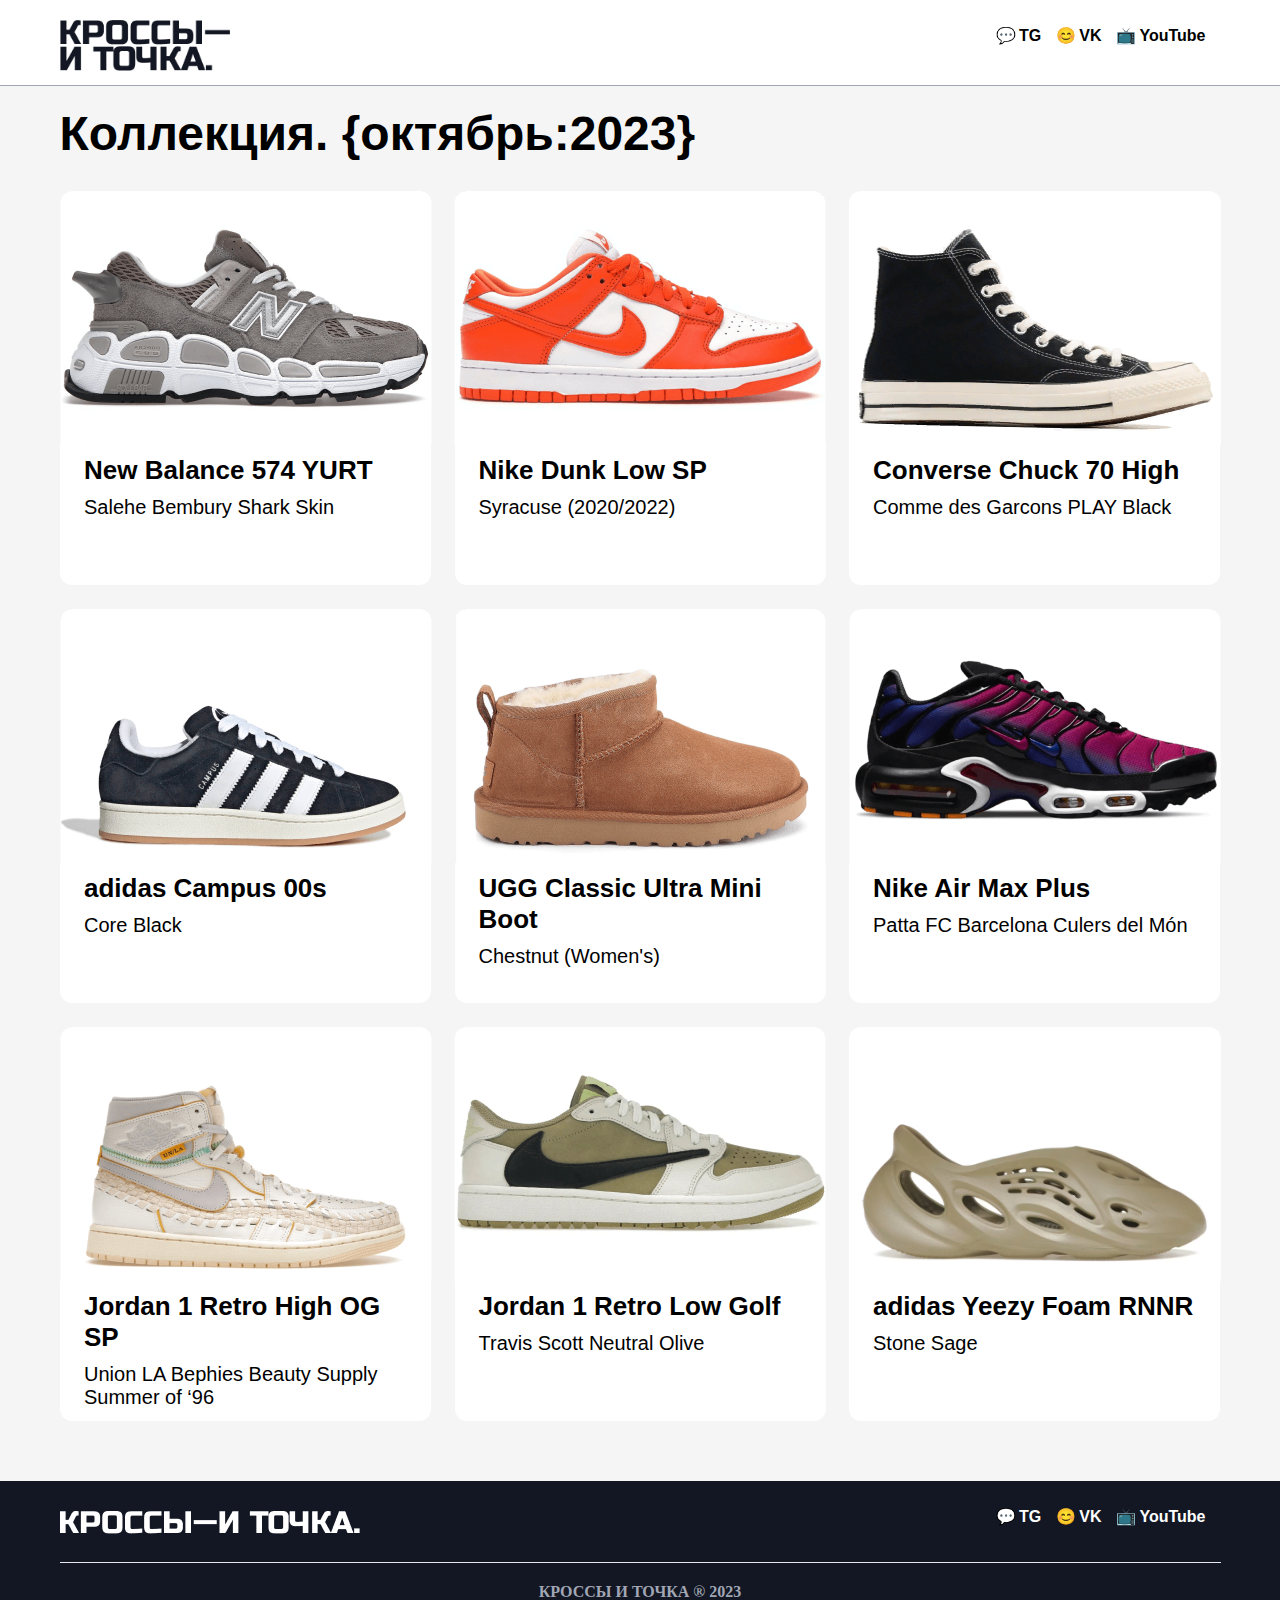
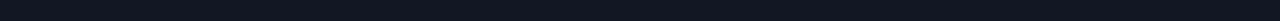
<file: index.html>
<!DOCTYPE html>
<html lang="en">
    <head>
        <link href="https://fonts.cdnfonts.com/css/anonymous-pro" rel="stylesheet">
        <link rel="shortcut icon" type="image/png" href="images/Logotip.jpg">
        <meta charset="UTF-8">
        <meta name="viewport" content="width=device-width, initial-scale=1.0">
        <title>Кроссы - и Точка.</title>
        <link rel="stylesheet" href="style.css">
    </head>
    <body>
        <header>
            <div class="top">
                <div class="top_content">
                    <div class="container_logo_top">
                        <a href="#">
                            <img class="logo_top" src="images/logo.black.png" alt="" width="170"/>
                        </a>    
                    </div>
                    <nav>
                        <ul>
                            <li class="container_link">
                                <a target="_blank" href="https://telegram.space/"><span>💬</span>TG</a>
                             </li>
                            <li class="container_link">
                                <a target="_blank" href="https://vk.com/"><span>😊</span>VK</a>
                             </li>
                            <li class="container_link">
                                <a target="_blank" href="https://www.youtube.com/"><span>📺</span>YouTube</a>
                             </li>
                        </ul>
                    </nav>
                </div>
            </div>
        </header>
        <main>
            <div class="midle">
                <div class="midle_container">
                    <div class="title_container">
                        <h1>Коллекция. {октябрь:2023}</h1>
                    </div>
                    <div class="container_sneakers">
                        <a href="The New Balance C-ms574.html">
                            <div class="container"> <!-- кроссовок 1 -->
                                <img id="img_sneaker" src="images/cross.1.png" alt=""/>
                                <div class="container_text">
                                    <div class="text">
                                        <h2>New Balance 574 YURT</h2>
                                        <h3>Salehe Bembury Shark Skin</h3>
                                    </div>
                                </div>
                            </div>
                        </a>
                        <a href="Nike Dunk Low SP.html">
                            <div class="container"> <!-- кроссовок 2 -->
                                <img id="img_sneaker" src="images/cross.2.png" alt="">
                                <div class="container_text">
                                    <div class="text">
                                        <h2>Nike Dunk Low SP</h2>
                                        <h3>Syracuse (2020/2022)</h3>
                                    </div>
                                </div>
                            </div>
                        </a>
                        <a href="Converse Chuck 70 High.html">
                            <div class="container"> <!-- кроссовок 3 -->
                                <img id="img_sneaker" src="images/cross.3.png" alt="">
                                <div class="container_text">
                                    <div class="text">
                                        <h2>Converse Chuck 70 High</h2>
                                        <h3>Comme des Garcons PLAY Black</h3>
                                    </div>
                                </div>
                            </div>
                         </a>
                    </div>
                    <div class="container_sneakers">
                        <div class="container"> <!-- кроссовок 4 -->
                            <img id="img_sneaker" src="images/cross.4.png" alt="">
                            <div class="container_text">
                                <div class="text">
                                    <h2>adidas Campus 00s</h2>
                                    <h3>Core Black</h3>
                                </div>
                            </div>
                        </div>
                        <div class="container"> <!-- кроссовок 5 -->
                            <img id="img_sneaker" src="images/cross.5.png" alt="">
                            <div class="container_text">
                                <div class="text">
                                    <h2>UGG Classic Ultra Mini Boot</h2>
                                    <h3>Chestnut (Women's)</h3>
                                </div>
                            </div>
                        </div>
                        <div class="container"> <!-- кроссовок 6 -->
                            <img id="img_sneaker" src="images/cross.6.png" alt="">
                            <div class="container_text">
                                <div class="text">
                                    <h2>Nike Air Max Plus</h2>
                                    <h3>Patta FC Barcelona Culers del Món</h3>
                                </div>
                            </div>
                        </div>
                    </div>
                    <div class="container_sneakers">
                        <div class="container"> <!-- кроссовок 7 -->
                            <img id="img_sneaker" src="images/cross.7.png" alt="">
                            <div class="container_text">
                                <div class="text">
                                    <h2>Jordan 1 Retro High OG SP</h2>
                                    <h3>Union LA Bephies Beauty Supply Summer of ‘96</h3>
                                </div>
                            </div>
                        </div>
                        <div class="container"> <!-- кроссовок 8 -->
                            <img id="img_sneaker" src="images/cross.8.png" alt="">
                            <div class="container_text">
                                <div class="text">
                                    <h2>Jordan 1 Retro Low Golf</h2>
                                    <h3>Travis Scott Neutral Olive</h3>
                                </div>
                            </div>
                        </div>
                        <div class="container"> <!-- кроссовок 9 -->
                            <img id="img_sneaker" src="images/cross.9.png" alt="">
                            <div class="container_text">
                                <div class="text">
                                    <h2>adidas Yeezy Foam RNNR</h2>
                                    <h3>Stone Sage</h3>
                                </div>
                            </div>
                        </div>
                    </div>
                </div>
            </div>
        </main>
        <footer>
            <div class="bottom">
                <div class="content_bottom">
                    <div class="container_bottom">
                        <div class="container_logo_bottom">
                            <a href="#">
                                <img class="logo_bottom" src="images/logo.white.png" alt=""/>
                            </a>
                        </div>
                        <nav>
                            <ul>
                                <li class="container_link_bottom">
                                    <a target="_blank" class="link_bottom" href="https://telegram.space/"><span>💬</span>TG</a>
                                </li>
                                <li class="container_link_bottom">
                                    <a target="_blank" class="link_bottom" href="https://vk.com/"><span>😊</span>VK</a>
                                </li>
                                <li class="container_link_bottom">
                                    <a target="_blank" class="link_bottom" href="https://www.youtube.com/"><span>📺</span>YouTube</a>
                                </li>
                            </ul>
                        </nav>
                    </div>
                    <div class="container_name_bottom">
                        <h4>КРОССЫ И ТОЧКА ® 2023</h4>
                    </div>
                </div>
            </div>
        </footer>
    </body>
</html>
</file>
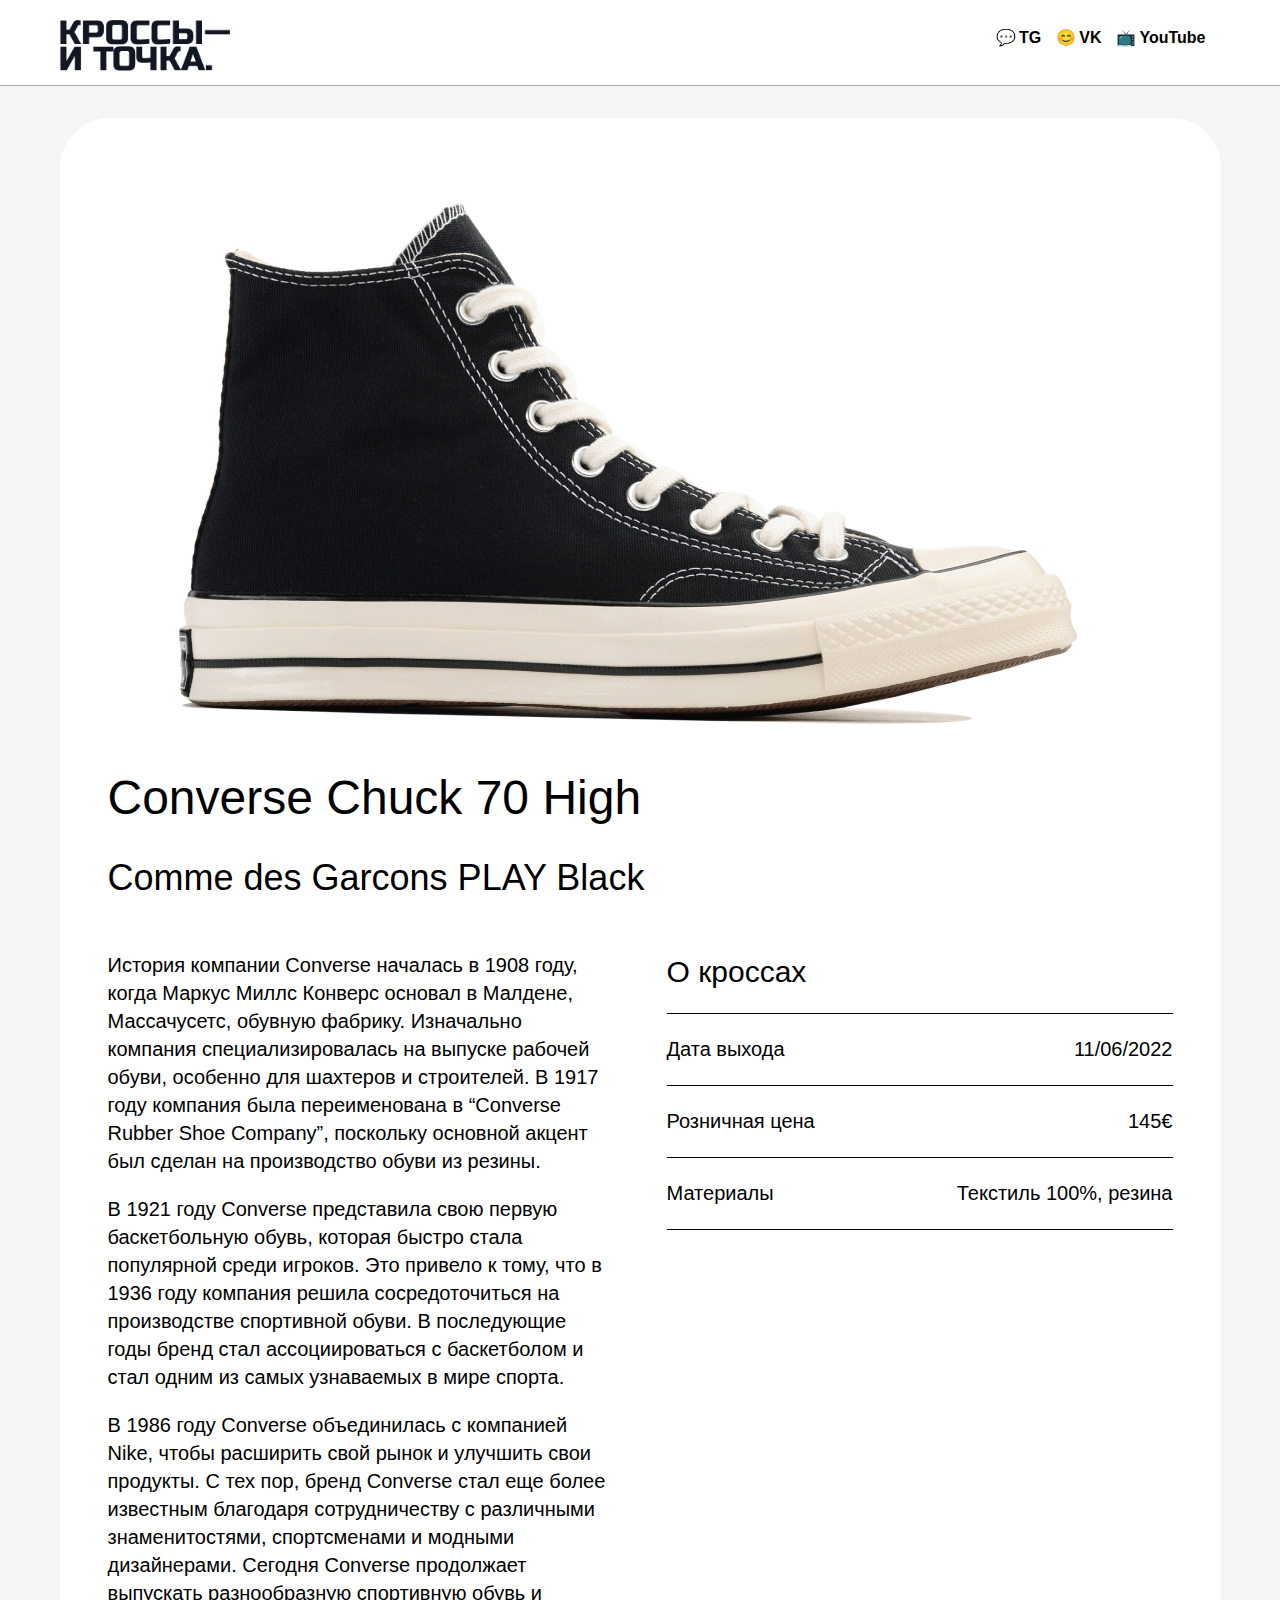
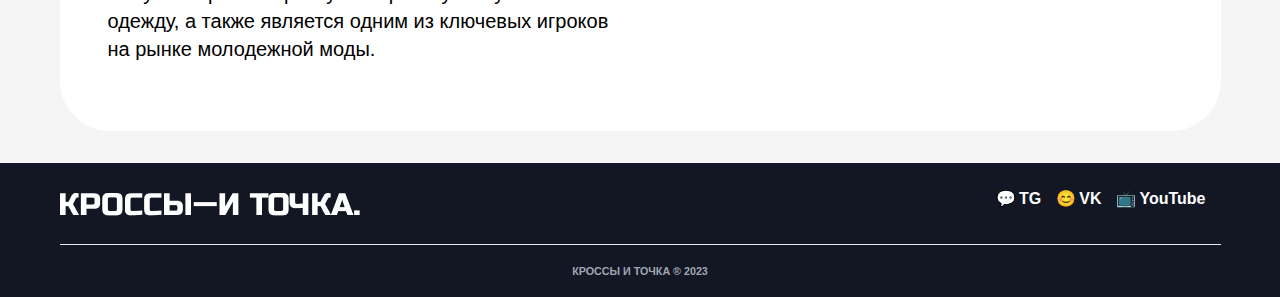
<file: Converse Chuck 70 High.html>
<!DOCTYPE html>
<html lang="en">
    <head>
        <link href="https://fonts.cdnfonts.com/css/anonymous-pro" rel="stylesheet">
        <meta charset="UTF-8">
        <meta name="viewport" content="width=device-width, initial-scale=1.0">
        <title>Document</title>
        <link rel="stylesheet" href="cross.css">
    </head>
    <body>
        <header>
            <div class="top">
                <div class="top_content">
                    <div class="container_logo_top">
                        <a href="index.html">
                            <img src="images/logo.black.png" alt="" width="170"/>
                        </a>    
                    </div>
                    <nav>
                        <ul>
                            <li class="container_link">
                                <a target="_blank" href="https://telegram.space/"><span>💬</span>TG</a>
                            </li>
                            <li class="container_link">
                                <a target="_blank" href="https://vk.com/"><span>😊</span>VK</a>
                            </li>
                            <li class="container_link">
                                <a target="_blank" href="https://www.youtube.com/"><span>📺</span>YouTube</a>
                            </li>
                        </ul>
                    </nav>
                </div>
            </div>
        </header>
        <main>
            <div class="midle">
                <div class="midle_content">
                    <div class="content">
                        <div class="container_img">
                            <img class="crossBig" src="images/crossBig.3.png" alt="">
                        </div>
                        <div class="name_sneaker">
                            <div>
                                <h1>Converse Chuck 70 High</h1>
                                <h2>Comme des Garcons PLAY Black</h2>
                            </div>
                            <div class="container_text">
                                <div class="sneaker_text">
                                    <h3>
                                        <p>
                                            История компании Converse началась в 1908 году, когда Маркус Миллс Конверс основал в Малдене,
                                            Массачусетс, обувную фабрику. Изначально компания специализировалась на выпуске рабочей обуви,
                                            особенно для шахтеров и строителей. В 1917 году компания была переименована в “Converse Rubber Shoe Company”,
                                            поскольку основной акцент был сделан на производство обуви из резины.
                                        </p>
                                        <p>
                                            В 1921 году Converse представила свою первую баскетбольную обувь, которая быстро стала популярной
                                            среди игроков. Это привело к тому, что в 1936 году компания решила сосредоточиться на производстве
                                            спортивной обуви. В последующие годы бренд стал ассоциироваться с баскетболом и стал одним из самых
                                            узнаваемых в мире спорта.
                                        </p>
                                        <p>
                                            В 1986 году Converse объединилась с компанией Nike, чтобы расширить свой рынок и улучшить свои продукты.
                                            С тех пор, бренд Converse стал еще более известным благодаря сотрудничеству с различными знаменитостями,
                                            спортсменами и модными дизайнерами. Сегодня Converse продолжает выпускать разнообразную спортивную обувь
                                            и одежду, а также является одним из ключевых игроков на рынке молодежной моды.
                                        </p>
                                    </h3>
                                </div>
                                <div class="sneaker_parameters">
                                    <div class="container_parameters">
                                        <h4>О кроссах</h4>
                                    </div>
                                    <div class="container_parameters">
                                        <div>
                                            <h5>Дата выхода</h5>
                                        </div>
                                        <div>
                                            <h5>11/06/2022</h5>
                                        </div>
                                    </div>
                                    <div class="container_parameters">
                                        <div>
                                            <h5>Розничная цена</h5>
                                        </div>
                                        <div>
                                            <h5>145€</h5>
                                        </div>
                                    </div>
                                    <div class="container_parameters">
                                        <div>
                                            <h5>Материалы</h5>
                                        </div>
                                        <div>
                                            <h5>Текстиль 100%, резина</h5>
                                        </div>
                                    </div>
                                </div>
                            </div>
                        </div>
                    </div>
                </div>
            </div>
        </main>
        <footer>
            <div class="bottom">
                <div class="content_bottom">
                    <div class="container_bottom">
                        <div class="container_logo_bottom">
                            <a href="#">
                                <img src="images/logo.white.png" alt=""/>
                            </a>
                        </div>
                        <nav>
                            <ul>
                                <li class="container_link_bottom">
                                    <a target="_blank" class="link_bottom" href="https://telegram.space/"><span>💬</span>TG</a>
                                </li>
                                <li class="container_link_bottom">
                                    <a target="_blank" class="link_bottom" href="https://vk.com/"><span>😊</span>VK</a>
                                </li>
                                <li class="container_link_bottom">
                                    <a target="_blank" class="link_bottom" href="https://www.youtube.com/"><span>📺</span>YouTube</a>
                                </li>
                            </ul>
                        </nav>
                    </div>
                    <div class="container_name_bottom">
                        <h6>КРОССЫ И ТОЧКА ® 2023</h6>
                    </div>
                </div>
            </div>
        </footer>
    </body>
</html>
</file>
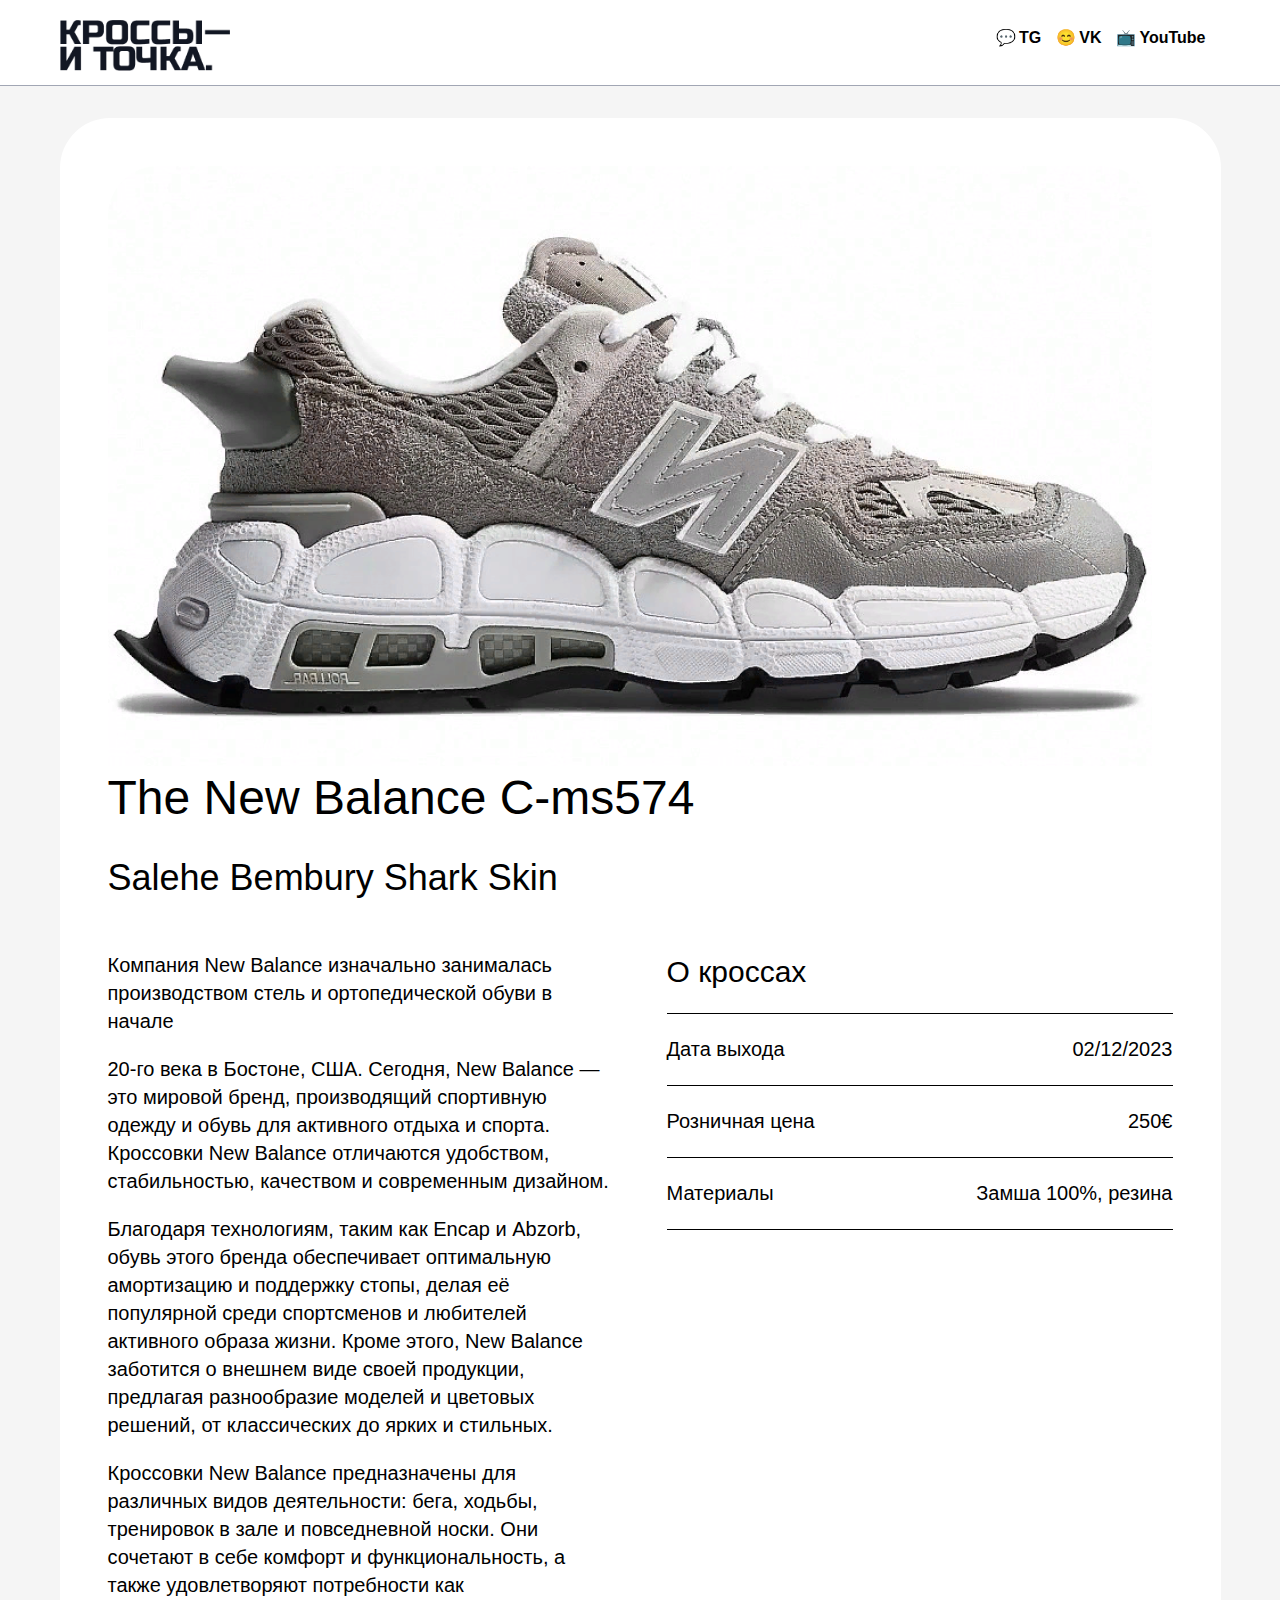
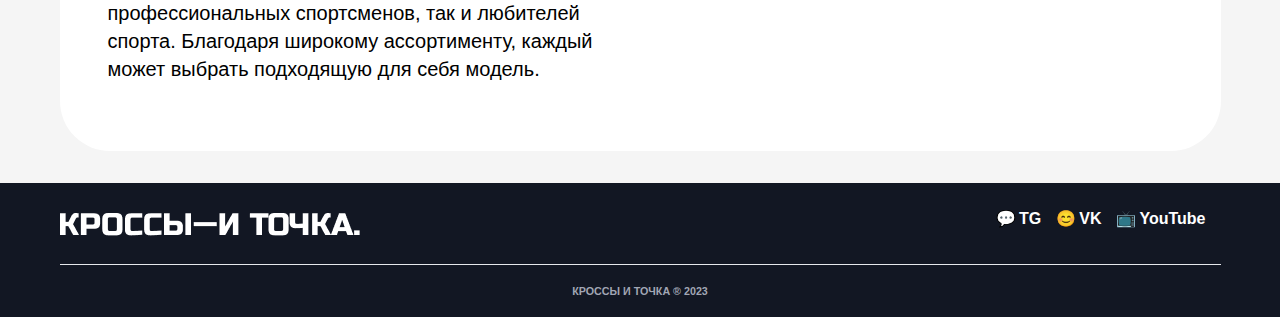
<file: cross1.html>
<!DOCTYPE html>
<html lang="en">
    <head>
        <link href="https://fonts.cdnfonts.com/css/anonymous-pro" rel="stylesheet">
        <meta charset="UTF-8">
        <meta name="viewport" content="width=device-width, initial-scale=1.0">
        <title>Document</title>
        <link rel="stylesheet" href="cross.css">
    </head>
    <body>
        <header>
            <div class="top">
                <div class="top_content">
                    <div class="container_logo_top">
                        <a href="index.html">
                            <img src="images/logo.black.png" alt="" width="170"/>
                        </a>    
                    </div>
                    <nav>
                        <ul>
                            <li class="container_link">
                                <a target="_blank" href="https://telegram.space/"><span>💬</span>TG</a>
                            </li>
                            <li class="container_link">
                                <a target="_blank" href="https://vk.com/"><span>😊</span>VK</a>
                            </li>
                            <li class="container_link">
                                <a target="_blank" href="https://www.youtube.com/"><span>📺</span>YouTube</a>
                            </li>
                        </ul>
                    </nav>
                </div>
            </div>
        </header>
        <main>
            <div class="midle">
                <div class="midle_content">
                    <div class="content">
                        <div class="container_img">
                            <img class="crossBig" src="images/crossBig.1.png" alt="">
                        </div>
                        <div class="name_sneaker">
                            <div>
                                <h1>The New Balance C-ms574</h1>
                                <h2>Salehe Bembury Shark Skin</h2>
                            </div>
                            <div class="container_text">
                                <div class="sneaker_text">
                                    <h3>
                                        <p>
                                            Компания New Balance изначально занималась производством стель и ортопедической обуви в начале
                                        </p>
                                        <p>
                                            20-го века в Бостоне, США. Сегодня, New Balance — это мировой бренд, производящий спортивную одежду
                                            и обувь для активного отдыха и спорта. Кроссовки New Balance отличаются удобством, стабильностью,
                                            качеством и современным дизайном.
                                        </p>
                                        <p>
                                            Благодаря технологиям, таким как Encap и Abzorb, обувь этого бренда обеспечивает оптимальную амортизацию
                                            и поддержку стопы, делая её популярной среди спортсменов и любителей активного образа жизни. Кроме этого,
                                            New Balance заботится о внешнем виде своей продукции, предлагая разнообразие моделей и цветовых решений,
                                            от классических до ярких и стильных.
                                        </p>
                                        <p>
                                            Кроссовки New Balance предназначены для различных видов деятельности: бега, ходьбы, тренировок в зале
                                            и повседневной носки. Они сочетают в себе комфорт и функциональность, а также удовлетворяют потребности
                                            как профессиональных спортсменов, так и любителей спорта. Благодаря широкому ассортименту, каждый может
                                            выбрать подходящую для себя модель.
                                        </p>
                                    </h3>
                                </div>
                                <div class="sneaker_parameters">
                                    <div class="container_parameters">
                                        <h4>О кроссах</h4>
                                    </div>
                                    <div class="container_parameters">
                                        <div>
                                            <h5>Дата выхода</h5>
                                        </div>
                                        <div>
                                            <h5>02/12/2023</h5>
                                        </div>
                                    </div>
                                    <div class="container_parameters">
                                        <div>
                                            <h5>Розничная цена</h5>
                                        </div>
                                        <div>
                                            <h5>250€</h5>
                                        </div>
                                    </div>
                                    <div class="container_parameters">
                                        <div>
                                            <h5>Материалы</h5>
                                        </div>
                                        <div>
                                            <h5>Замша 100%, резина</h5>
                                        </div>
                                    </div>
                                </div>
                            </div>
                        </div>
                    </div>
                </div>
            </div>
        </main>
        <footer>
            <div class="bottom">
                <div class="content_bottom">
                    <div class="container_bottom">
                        <div class="container_logo_bottom">
                            <a href="#">
                                <img src="images/logo.white.png" alt=""/>
                            </a>
                        </div>
                        <nav>
                            <ul>
                                <li class="container_link_bottom">
                                    <a target="_blank" class="link_bottom" href="https://telegram.space/"><span>💬</span>TG</a>
                                </li>
                                <li class="container_link_bottom">
                                    <a target="_blank" class="link_bottom" href="https://vk.com/"><span>😊</span>VK</a>
                                </li>
                                <li class="container_link_bottom">
                                    <a target="_blank" class="link_bottom" href="https://www.youtube.com/"><span>📺</span>YouTube</a>
                                </li>
                            </ul>
                        </nav>
                    </div>
                    <div class="container_name_bottom">
                        <h6>КРОССЫ И ТОЧКА ® 2023</h6>
                    </div>
                </div>
            </div>
        </footer>
    </body>
</html>
</file>
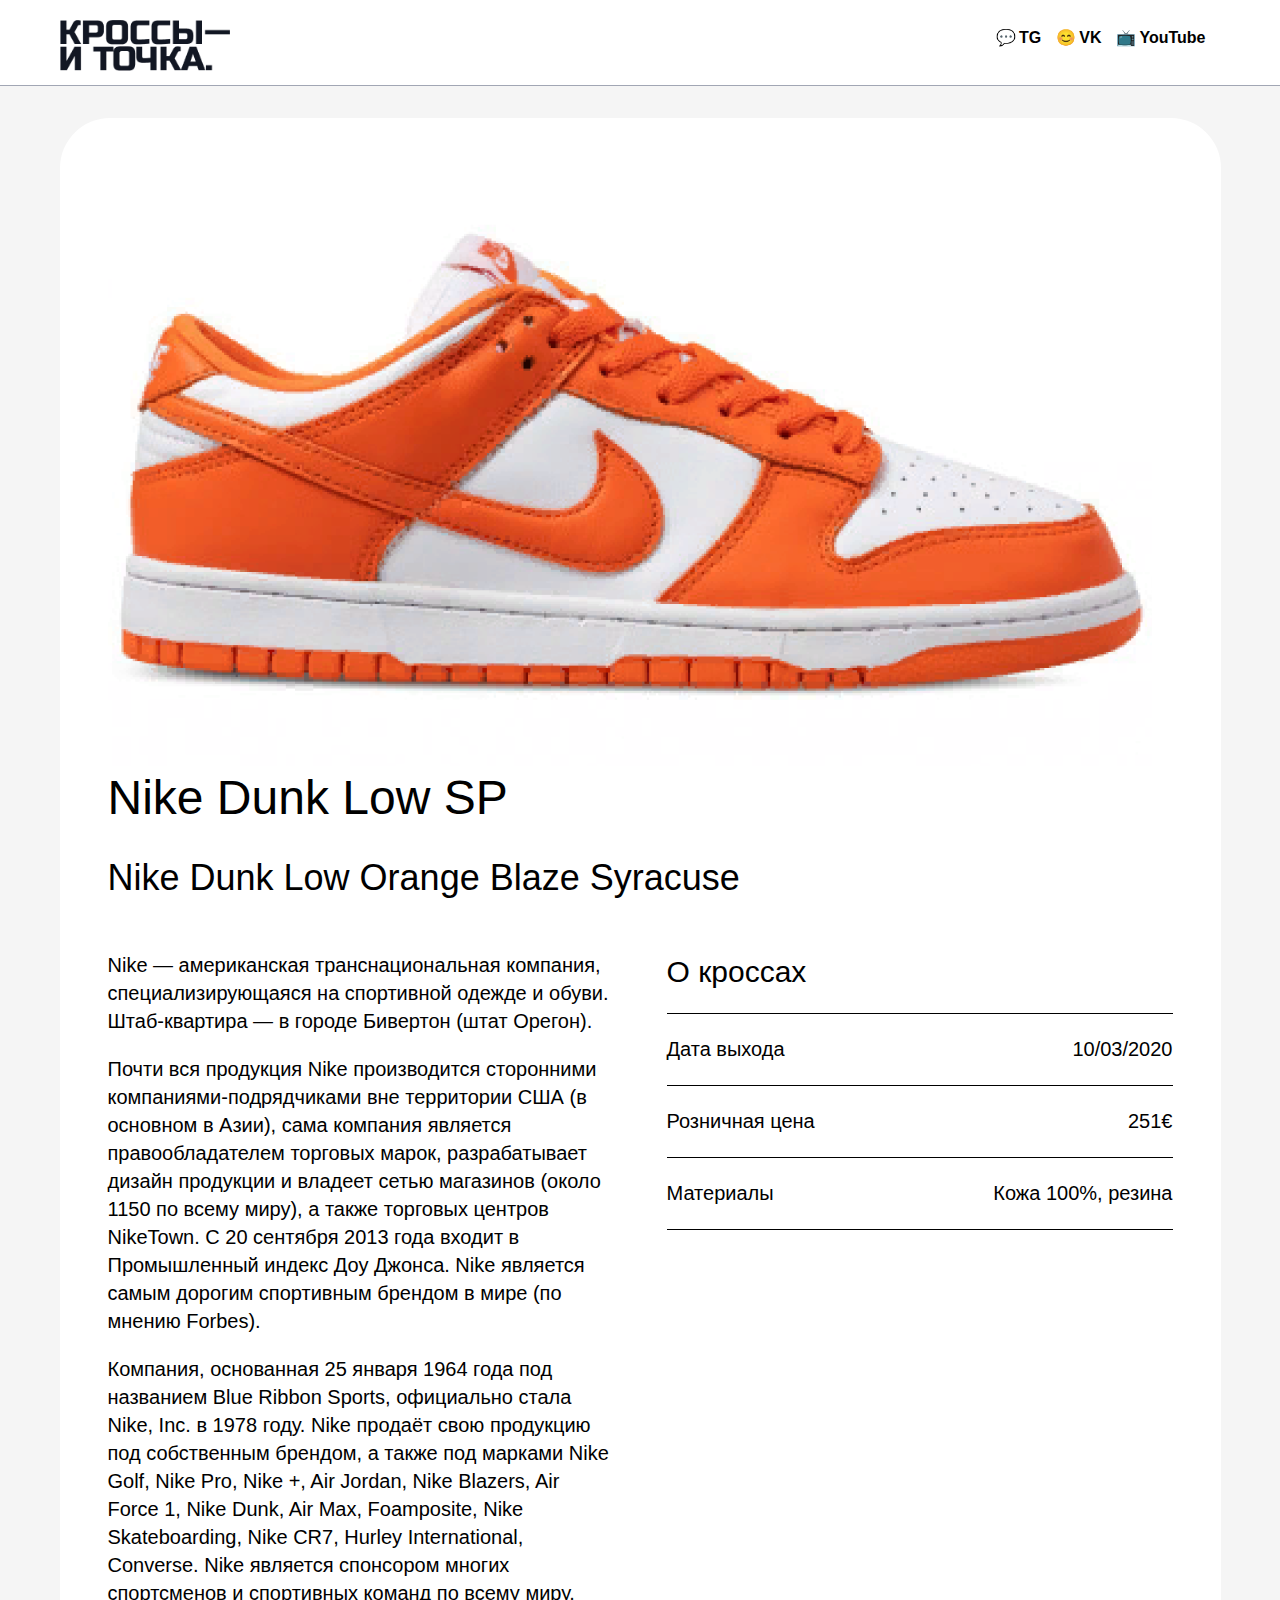
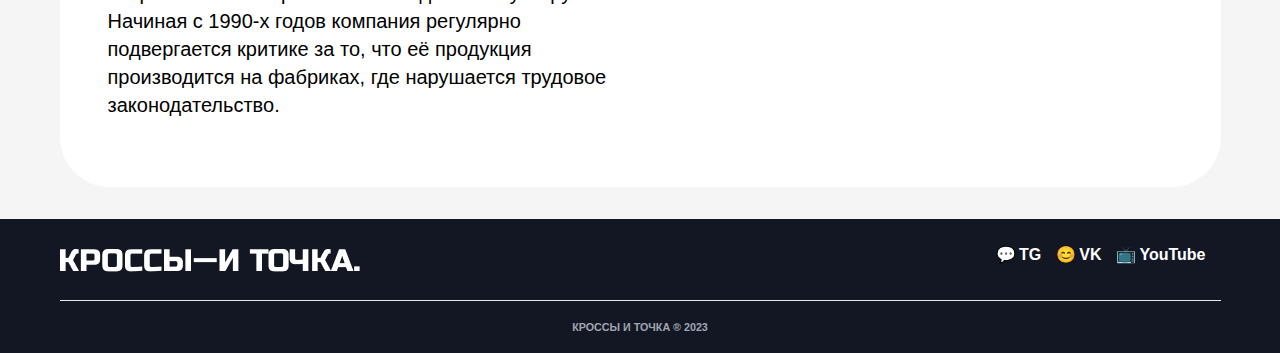
<file: cross2.html>
<!DOCTYPE html>
<html lang="en">
    <head>
        <link href="https://fonts.cdnfonts.com/css/anonymous-pro" rel="stylesheet">
        <meta charset="UTF-8">
        <meta name="viewport" content="width=device-width, initial-scale=1.0">
        <title>Document</title>
        <link rel="stylesheet" href="cross.css">
    </head>
    <body>
        <header>
            <div class="top">
                <div class="top_content">
                    <div class="container_logo_top">
                        <a href="index.html">
                            <img src="images/logo.black.png" alt="" width="170"/>
                        </a>    
                    </div>
                    <nav>
                        <ul>
                            <li class="container_link">
                                <a target="_blank" href="https://telegram.space/"><span>💬</span>TG</a>
                            </li>
                            <li class="container_link">
                                <a target="_blank" href="https://vk.com/"><span>😊</span>VK</a>
                            </li>
                            <li class="container_link">
                                <a target="_blank" href="https://www.youtube.com/"><span>📺</span>YouTube</a>
                            </li>
                        </ul>
                    </nav>
                </div>
            </div>
        </header>
        <main>
            <div class="midle">
                <div class="midle_content">
                    <div class="content">
                        <div class="container_img">
                            <img class="crossBig" src="images/crossBig.2.png" alt="">
                        </div>
                        <div class="name_sneaker">
                            <div>
                                <h1>Nike Dunk Low SP</h1>
                                <h2>Nike Dunk Low Orange Blaze Syracuse</h2>
                            </div>
                            <div class="container_text">
                                <div class="sneaker_text">
                                    <h3>
                                        <p>
                                            Nike — американская транснациональная компания, специализирующаяся на спортивной одежде и обуви.
                                            Штаб-квартира — в городе Бивертон (штат Орегон).
                                        </p>
                                        <p>
                                            Почти вся продукция Nike производится сторонними компаниями-подрядчиками вне территории США (в основном в Азии),
                                            сама компания является правообладателем торговых марок, разрабатывает дизайн продукции и владеет сетью магазинов (около 1150 по всему миру),
                                            а также торговых центров NikeTown. С 20 сентября 2013 года входит в Промышленный индекс Доу Джонса. Nike является самым дорогим спортивным
                                            брендом в мире (по мнению Forbes).
                                        </p>
                                        <p>
                                            Компания, основанная 25 января 1964 года под названием Blue Ribbon Sports, официально стала Nike, Inc.
                                            в 1978 году. Nike продаёт свою продукцию под собственным брендом, а также под марками Nike Golf, Nike Pro,
                                            Nike +, Air Jordan, Nike Blazers, Air Force 1, Nike Dunk, Air Max, Foamposite, Nike Skateboarding,
                                            Nike CR7, Hurley International, Converse. Nike является спонсором многих спортсменов и спортивных
                                            команд по всему миру. Начиная с 1990-х годов компания регулярно подвергается критике за то, что её
                                            продукция производится на фабриках, где нарушается трудовое законодательство.
                                        </p>
                                    </h3>
                                </div>
                                <div class="sneaker_parameters">
                                    <div class="container_parameters">
                                        <h4>О кроссах</h4>
                                    </div>
                                    <div class="container_parameters">
                                        <div>
                                            <h5>Дата выхода</h5>
                                        </div>
                                        <div>
                                            <h5>10/03/2020</h5>
                                        </div>
                                    </div>
                                    <div class="container_parameters">
                                        <div>
                                            <h5>Розничная цена</h5>
                                        </div>
                                        <div>
                                            <h5>251€</h5>
                                        </div>
                                    </div>
                                    <div class="container_parameters">
                                        <div>
                                            <h5>Материалы</h5>
                                        </div>
                                        <div>
                                            <h5>Кожа 100%, резина</h5>
                                        </div>
                                    </div>
                                </div>
                            </div>
                        </div>
                    </div>
                </div>
            </div>
        </main>
        <footer>
            <div class="bottom">
                <div class="content_bottom">
                    <div class="container_bottom">
                        <div class="container_logo_bottom">
                            <a href="#">
                                <img src="images/logo.white.png" alt=""/>
                            </a>
                        </div>
                        <nav>
                            <ul>
                                <li class="container_link_bottom">
                                    <a target="_blank" class="link_bottom" href="https://telegram.space/"><span>💬</span>TG</a>
                                </li>
                                <li class="container_link_bottom">
                                    <a target="_blank" class="link_bottom" href="https://vk.com/"><span>😊</span>VK</a>
                                </li>
                                <li class="container_link_bottom">
                                    <a target="_blank" class="link_bottom" href="https://www.youtube.com/"><span>📺</span>YouTube</a>
                                </li>
                            </ul>
                        </nav>
                    </div>
                    <div class="container_name_bottom">
                        <h6>КРОССЫ И ТОЧКА ® 2023</h6>
                    </div>
                </div>
            </div>
        </footer>
    </body>
</html>
</file>
<file: style.css>
body {
    margin: 0;
    padding: 0;
}
.top{
    width: 100%;
    border-bottom: solid #A1A6B4 1px;
}
.top_content {
    display: flex;
    justify-content: space-between;
    width: 1161px;
    margin: auto;
    background-color: white;
}
.container_logo_top {
    margin: 20px 0 10px 0;
}
nav {
    display: flex;
    justify-content: space-between;
    margin: 10px 0 20px 0;
}
.container_link {
    margin-right: 15px;
}
ul {
    display: flex;
    list-style: none;
}
a {
    font-family: "Anonymous pro", sans-serif;
    font-weight: bold;
    color: black;
    text-decoration: none;
}
.midle {
    background-color: #F5F5F5;
    max-width: 100%;
    padding: 20px 0 60px 0;
}
.midle_container {
    margin: auto;
    width: 1161px;
}
.container_sneakers {
    margin: 24px 0 0;
    display: flex;
    justify-content: space-between;
    width: 1161px;
}
.container {
    width: 372px;
    border-radius: 12px;
    flex-wrap: wrap;
    display: flex;
    justify-content: space-around;
    transition: all 400ms ease-in-out;
}
.container_text {
    margin: 0;
    flex-wrap: wrap;
    display: flex;
    justify-content: space-around;
    height: 140px;
    width: 371px;
    background-color: white;
    border-radius: 0 0 12px 12px;
}
.text {
    margin: 0;
    height: 100px;
    width: 323px;
    font-family: "Anonymous pro", sans-serif;
    font-weight: bold;
}
h1 {
    font-size: 48px;
    font-family: monospace;
    margin: 0;
    font-family: "Anonymous pro", sans-serif;
    font-weight: bold;
}
h2 , h3 {
    margin: 10px 0 0 0;
}
h2 {
    font-weight: 700;
    font-size: 26px;
}
h3 {
    font-weight: 400;
    font-size: 20px;
}
.title_container {
    margin: 0 0 30px 0;
}
.bottom {
    width: 100%;
    background-color: #121723;
}
.content_bottom {
    width: 1161px;
    margin: auto;
}
.container_bottom {
    border-bottom: solid #E6E8EC 1px;
    display: flex;
    justify-content: space-between;
}
.container_logo_bottom {
    margin-top: 30px;
}
.container_link_bottom {
    margin-right: 15px;
}
.link_bottom {
    color: white;
}
.container_name_bottom {
    padding: 20px 0 20px 0;
    display: flex;
    justify-content: center;
}
h4 {
    margin: 0;
    color: #A1A6B4;
}
span {
    margin-right: 3px;
}
#img_sneaker {
    width: 372px;
    height: 254px;
    border-radius: 12px 12px 0 0;
}
.container:hover {
    box-shadow: 0 5px 10px 5px rgba(0, 0, 0, 0.25);
    transform: translateY(-10px);
}

@media screen and (max-width: 500px) {
    .top {
        border-bottom: solid #A1A6B4 2px;
    }
    .top_content {
        flex-direction: column;
        align-items: center;
        width: 343px;
    }
    .midle_container {
        width: 343px;
    }
    .content_bottom {
        width: 343px;
    }
    .container_bottom {
        flex-direction: column;
        align-items: center;
    }
    h1 {
        font-size: 32px;
    }
    .container_sneakers {
        width: 343px;
        flex-direction: column;
        margin: 0;
    }
    .container {
        width: 343px;
        margin: 24px 0 0;
    }
    #img_sneaker {
        width: 343px;
    }
    .container_text {
        width: 343px;
    }
    .logo_top {
        width: 215px;
        height: 64px;
    }
    .logo_bottom {
        width: 300px;
        height: 22px;
    }
    ul {
        padding: 0;
    }
    li {
        font-size: 20px;
        line-height: 20px;
        font-weight: 700;
    }
    .title_container {
        margin: 0 0 15px 0;
    }
    nav {
        margin: 0 0 20px 0;
    }
}
</file>
<file: cross.css>
body {
    margin: 0;
    padding: 0;
    font-family: "Anonymous pro", sans-serif;
}
.top{
    width: 100%;
    border-bottom: solid #A1A6B4 1px;
}
.top_content {
    display: flex;
    justify-content: space-between;
    align-items: center;
    width: 1161px;
    margin: auto;
    background-color: white;
}
.container_logo_top {
    margin: 20px 0 10px 0;
}
nav {
    display: flex;
    justify-content: space-between;
    margin: 10px 0 20px 0;
}
.container_link {
    margin-right: 15px;
}
ul {
    display: flex;
    list-style: none;
}
a {
    font-weight: bold;
    font-family: "Anonymous pro", sans-serif;
    color: black;
    text-decoration: none;
}
.midle {
    width: 100%;
    background-color: #F5F5F5;
}
.midle_content {
    width: 1161px;
    margin: auto;
    padding: 32px 0 32px 0;
}
.content {
    border-radius: 50px;
    background-color: white;
    padding: 48px;
}
h1 {
    font-size: 48px;
    margin: 0 0 32px 0;
    font-weight: 400;
}
h2 {
    font-size: 36px;
    margin: 0 0 32px 0;
    font-weight: 400;
}
.container_text {
    display: flex;
    justify-content: space-between;
}
h3 {
    font-size: 20px;
    line-height: 28px;
    font-weight: 400;
    margin: 0;
}
.sneaker_text {
    width: 506px;

}
.sneaker_parameters {
    width: 506px;
}
h4 {
    font-size: 30px;
    font-weight: 400;
    margin: 24px 0 24px 0;
}
h5 {
    margin: 0;
    font-size: 20px;
    font-weight: 400;
    margin: 24px 0 24px 0;
}
.container_parameters {
    border-bottom: solid black 1px;
    display: flex;
    justify-content: space-between;
}
.bottom {
    width: 100%;
    background-color: #121723;
}
.content_bottom {
    width: 1161px;
    margin: auto;
}
.container_bottom {
    border-bottom: solid #E6E8EC 1px;
    display: flex;
    justify-content: space-between;
}
.container_logo_bottom {
    margin-top: 30px;
}
.container_link_bottom {
    margin-right: 15px;
}
.link_bottom {
    color: white;
}
.container_name_bottom {
    padding: 20px 0 20px 0;
    display: flex;
    justify-content: center;
}
h6 {
    margin: 0;
    color: #A1A6B4;
}
span {
    margin-right: 3px;
}
@media screen and (max-width: 500px) {
    .top {
        border-bottom: solid #A1A6B4 2px;
    }
    .top_content {
        width: 343px;
        flex-direction: column;
        align-items: center;
    }
    nav {
        margin-top: 0;
    }
    ul {
        padding: 0;
    }
    .midle_content {
        width: 343px;
    }
    .content {
        width: 343px;
        padding: 32px 0;
        display: flex;
        justify-content: center;
        flex-direction: column;
        align-items: center;
        border-radius: 12px;
    }
    .container_img {
        width: 295px;
    }
    .name_sneaker {
        width: 295px;
    }
    .crossBig {
        width: 295px;
        height: 172px;
    }
    .container_text {
        flex-direction: column;
    }
    h1 {
        font-size: 32px;
    }
    h2 {
        font-size: 20px;
        margin: 0 0 15px 0;
        line-height: 20px;
        font-weight: 400;
    }
    h3 {
        font-size: 16px;
        margin: 0 0 15px 0;
    }
    .sneaker_text {
        width: 295px;
    }
    .sneaker_parameters {
        width: 295px;
    }
    .content_bottom {
        width: 343px;
    }
    .container_bottom {
        display: flex;
        align-items: center;
        flex-direction: column;
    }
}
</file>
